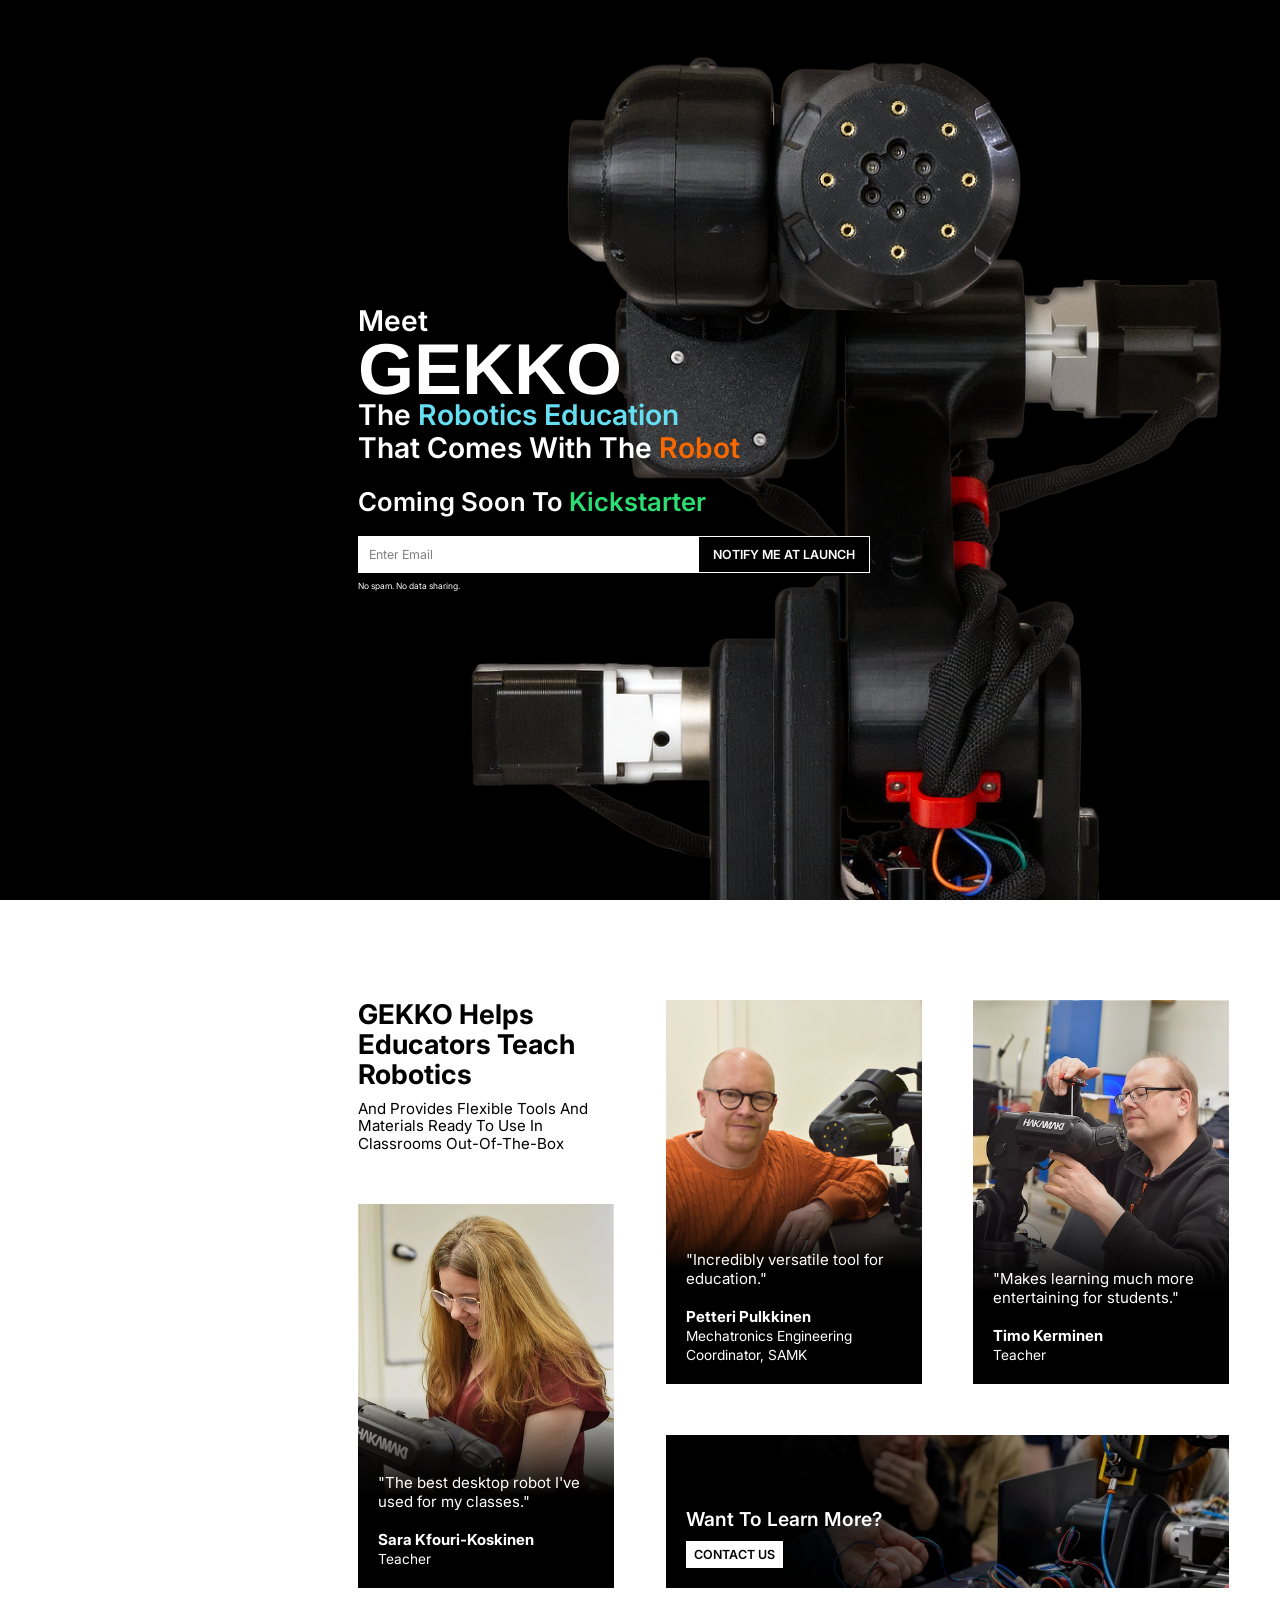
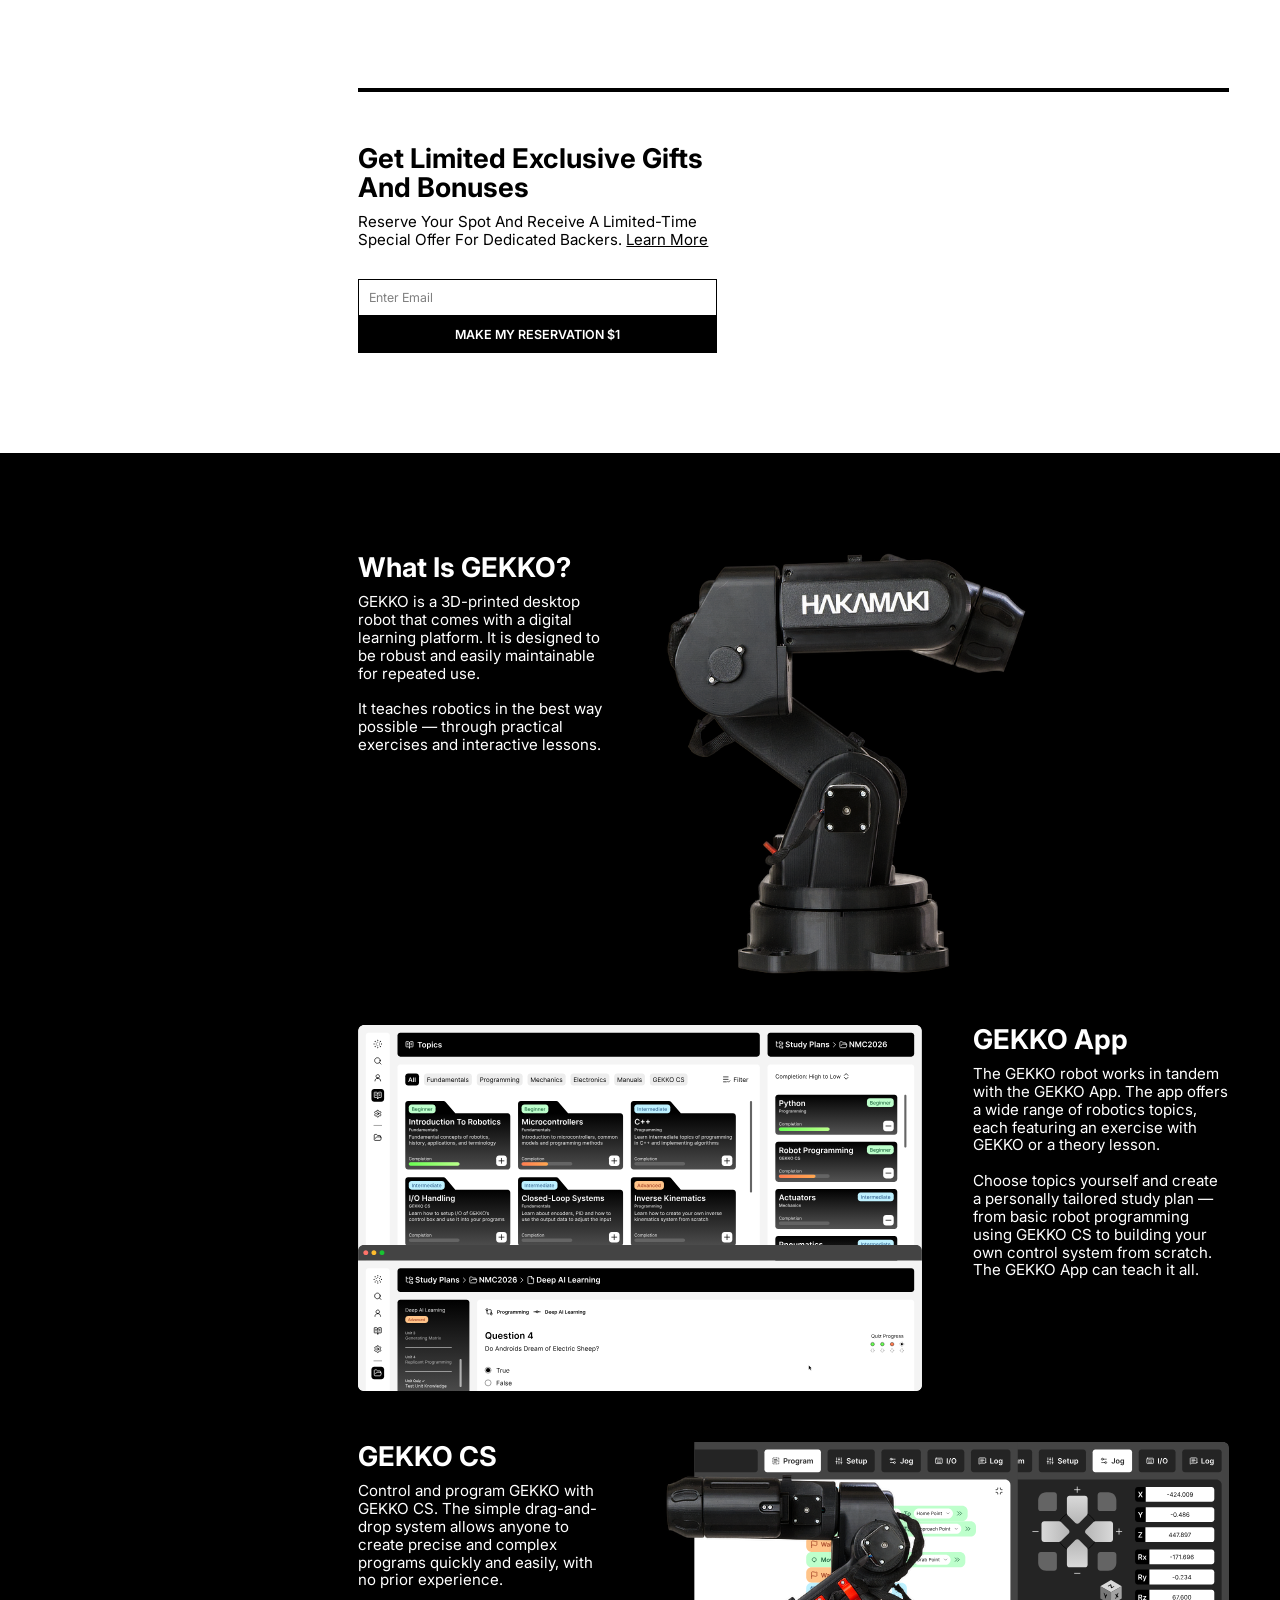
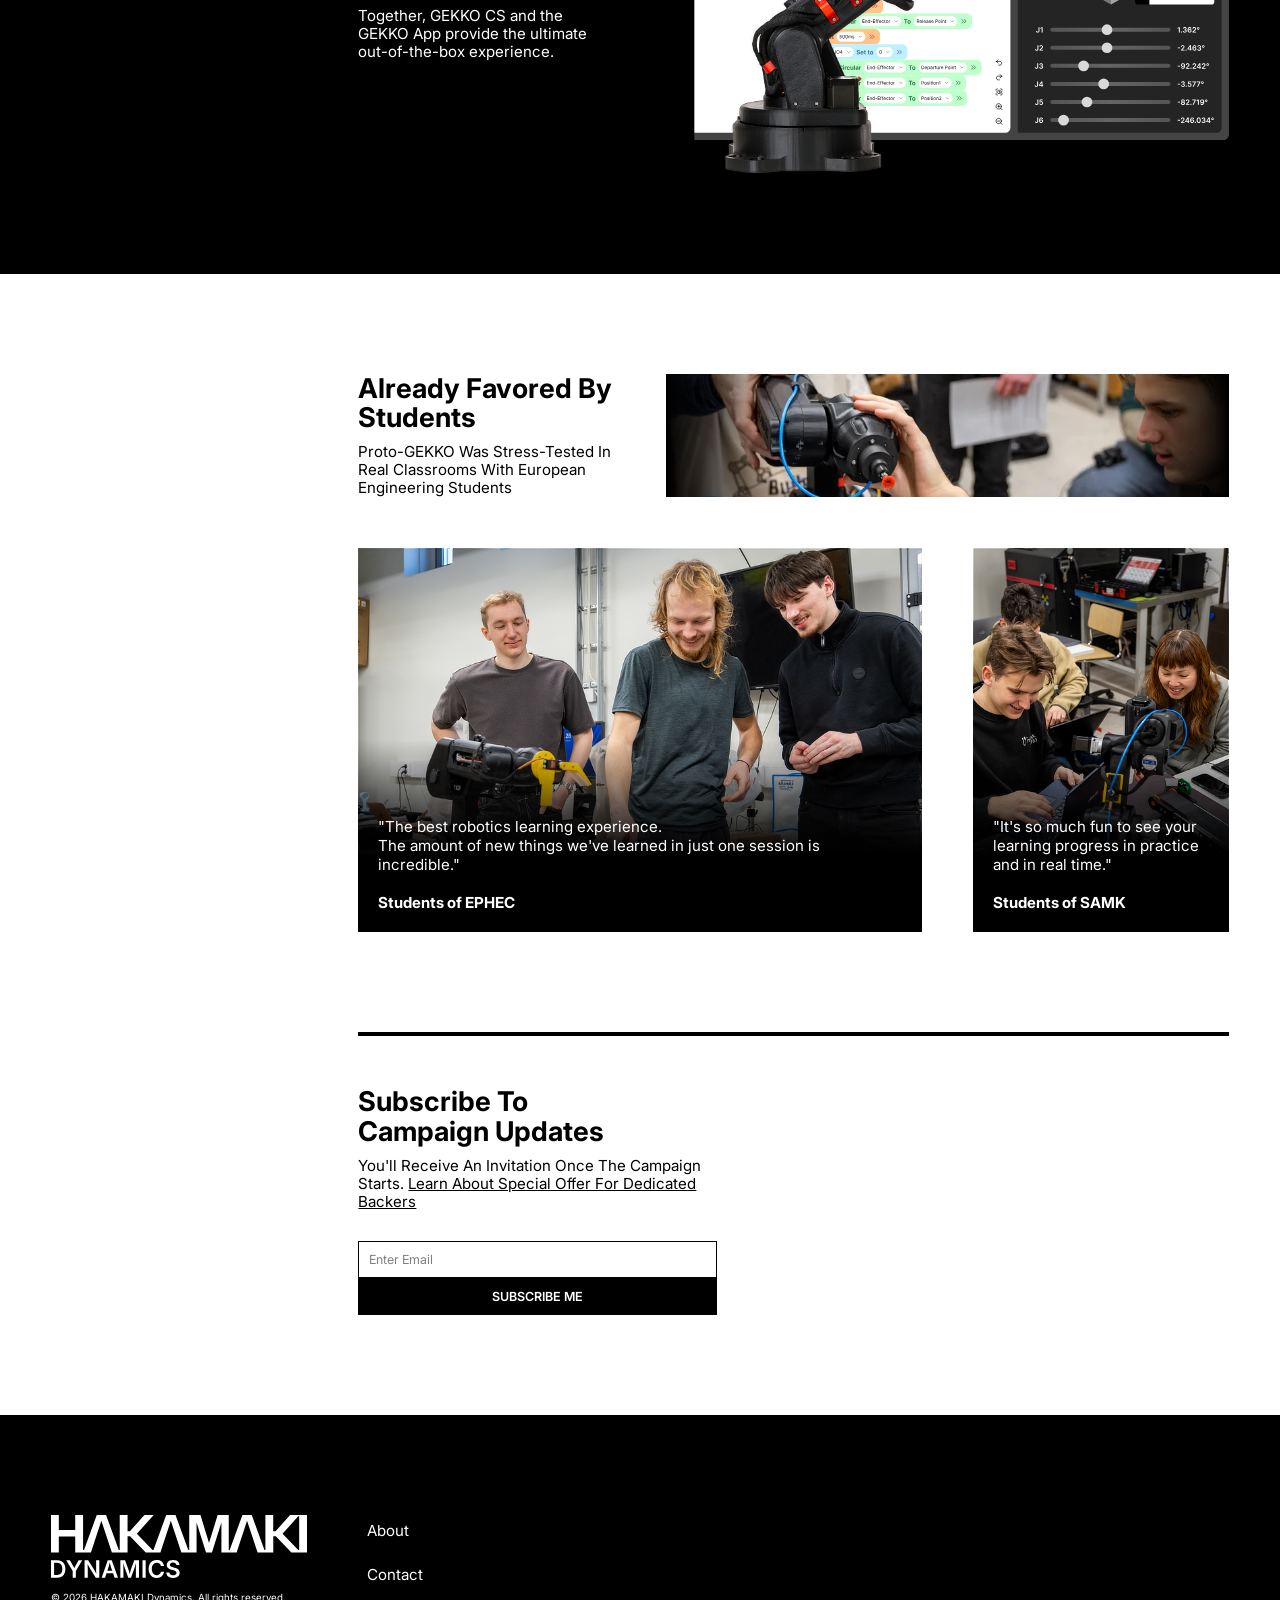
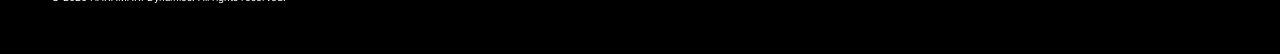
<file: index.html>
<!DOCTYPE html>
<html lang="en">
  <head>
    <meta charset="UTF-8">
    <meta name="viewport" content="width=device-width, initial-scale=1.0">
    <link rel="stylesheet" type="text/css" href="src/css/master.css">
    <link rel="apple-touch-icon" sizes="180x180" href="assets/favicon/apple-touch-icon.png">
    <link rel="icon" type="image/png" sizes="32x32" href="assets/favicon/favicon-32x32.png">
    <link rel="icon" type="image/png" sizes="16x16" href="assets/favicon/favicon-16x16.png">
    <link rel="manifest" href="assets/favicon/site.webmanifest">
    <title>GEKKO | HAKAMAKI DYNAMICS</title>
  </head>
  <body>
    <main>
      <div class="wrapper clbg-dark">
        <div class="grid-container section-hero">
          <div class="section-hero-content">
            <h2 id="gk-lh">Meet</h2>
            <h1>Gekko</h1>
            <h2>The <span class="cltext-accent-blue">robotics education</span><br> that comes with the <span class="cltext-accent-orange">robot</span></h2>
            <form class="section-hero-form" name="subscription" method="POST" data-netlify="true" action="/promo.html?ref=subscribe">
              <input type="hidden" name="form-name" value="subscription"/>
              <label class="section-hero-form-label" for="subscription">Coming soon to <span class="cltext-accent-green">Kickstarter</span></label>
              <div class="section-hero-form-input-container">
                <input class="section-hero-form-input stl-input" type="email" name="email" placeholder="Enter Email" required>
                <button class="stl-button" type="submit">Notify me at launch</button>
              </div>
            </form>
            <span class="section-hero-form-sublabel">No spam. No data sharing.</span>
          </div>
        </div>
      </div>
      <div class="wrapper">
        <div class="grid-container section-spt section-padding-vertical">  
          <div class="section-spt-layout-l">
            <div class="section-title-text-layout">
              <h3>GEKKO helps educators teach robotics</h3>
              <h4>And provides flexible tools and materials ready to use in classrooms out-of-the-box</h4>
            </div>
            <div class="quote-portrait-picture-container section-spt-quote-ratio" id="spt-skk">
              <p class="quote-text">
                "The best desktop robot I've used for my classes."<br><br><span class="quote-name">Sara Kfouri-Koskinen</span><br><span class="quote-sublabel">Teacher</span>
              </p>
            </div>
          </div>
          <div class="section-spt-layout-r">
            <div class="section-spt-layout-r-t">
              <div class="quote-portrait-picture-container section-spt-quote-ratio" id="spt-pp">
                <p class="quote-text">
                  "Incredibly versatile tool for education."<br><br><span class="quote-name">Petteri Pulkkinen</span><br><span class="quote-sublabel">Mechatronics Engineering Coordinator, SAMK</span>
                </p>
              </div>
              <div class="quote-portrait-picture-container section-spt-quote-ratio" id="spt-tk">
                <p class="quote-text">
                  "Makes learning much more entertaining for students."<br><br><span class="quote-name">Timo Kerminen</span><br><span class="quote-sublabel">Teacher</span>
                </p>
              </div>
            </div>
            <div class="section-spt-support-block">
              <div class="section-spt-support-block-label">Want to learn more?</div>
              <a href="contact.html" class="section-spt-support-block-button">Contact us</a>
            </div>
          </div>
        </div>
        <div class="grid-container section-spt section-spt-mobile section-padding-vertical">  
          <div class="section-spt-layout-l">
            <div class="section-title-text-layout">
              <h3>GEKKO helps educators teach robotics</h3>
              <h4>And provides flexible tools and materials ready to use in classrooms out-of-the-box</h4>
            </div>
            <div class="quote-portrait-picture-container section-spt-quote-ratio" id="spt-skk">
              <p class="quote-text">
                "The best desktop robot I've used for my classes."<br><br><span class="quote-name">Sara Kfouri-Koskinen</span><br><span class="quote-sublabel">Teacher</span>
              </p>
            </div>
            <div class="section-spt-support-block">
              <div class="section-spt-support-block-label">Want to learn more?</div>
              <a href="contact.html" class="section-spt-support-block-button">Contact us</a>
            </div>
          </div>
          <div class="section-spt-layout-r">
            <div class="section-spt-layout-r-t">
              <div class="quote-portrait-picture-container section-spt-quote-ratio" id="spt-pp">
                <p class="quote-text">
                  "Incredibly versatile tool for education."<br><br><span class="quote-name">Petteri Pulkkinen</span><br><span class="quote-sublabel">Mechatronics Engineering Coordinator, SAMK</span>
                </p>
              </div>
              <div class="quote-portrait-picture-container section-spt-quote-ratio" id="spt-tk">
                <p class="quote-text">
                  "Makes learning much more entertaining for students."<br><br><span class="quote-name">Timo Kerminen</span><br><span class="quote-sublabel">Teacher</span>
                </p>
              </div>
            </div>
          </div>
        </div>
      </div>
      <div class="wrapper">
        <div class="grid-container section-reservation">
          <div class="section-reservation-separator"></div>
          <div class="section-reservation-content">
            <div class="section-title-text-layout">
              <h3>Get limited exclusive gifts and bonuses</h3>
              <h4>Reserve your spot and receive a limited-time special offer for dedicated backers. <a class="learn-more-link" href="promo.html">Learn more</a></h4>
            </div>
            <form class="section-reservation-form" name="reservation" method="POST" data-netlify="true">
              <input type="hidden" name="form-name" value="reservation"/>
              <input class="section-reservation-form-input stl-input" type="email" name="email" placeholder="Enter Email" required>
              <button class="section-reservation-form-button stl-button" type="submit">Make my reservation $1</button>
            </form>
          </div>
        </div>
      </div>
      <div class="wrapper clbg-dark">
        <div class="grid-container section-exp section-padding-vertical">
          <div id="section-exp-grid-c1" class="section-title-text-layout">
            <h3>What is GEKKO?</h3>
            <h4>GEKKO is a 3D-printed desktop robot that comes with a digital learning platform. It is designed to be robust and easily maintainable for repeated use.<br><br>It teaches robotics in the best way possible — through practical exercises and interactive lessons.</h4>
          </div>
          <div id="section-exp-grid-c2" class="section-exp-img-container">
            <img id="img-exp-gekko" src="assets/img/gekko_side_logo.webp" alt="3D printed robot side-view" loading="lazy">
          </div>
          <div id="section-exp-grid-c3" class="section-exp-img-container">
            <img id="img-exp-study-app" src="assets/img/app_ui.svg" alt="GEKKO App user interface" loading="lazy">
          </div>
          <div id="section-exp-grid-c4" class="section-title-text-layout">
            <h3>GEKKO App</h3>
            <h4>The GEKKO robot works in tandem with the GEKKO App. The app offers a wide range of robotics topics, each featuring an exercise with GEKKO or a theory lesson.<br><br>Choose topics yourself and create a personally tailored study plan — from basic robot programming using GEKKO CS to building your own control system from scratch. The GEKKO App can teach it all.</h4>
          </div>
          <div id="section-exp-grid-c5" class="section-title-text-layout">
            <h3>GEKKO CS</h3>
            <h4>Control and program GEKKO with GEKKO CS. The simple drag-and-drop system allows anyone to create precise and complex programs quickly and easily, with no prior experience.<br><br>Together, GEKKO CS and the GEKKO App provide the ultimate out-of-the-box experience.</h4>
          </div>
          <div id="section-exp-grid-c6" class="section-exp-img-container">
            <img id="img-exp-cs" src="assets/img/cs_ui.svg" alt="GEKKO Control System user interface" loading="lazy">
          </div>
        </div>
        <div class="section-exp section-exp-mobile section-padding-vertical">
          <div class="section-title-text-layout">
            <h3>What is GEKKO?</h3>
            <h4>GEKKO is a 3D-printed desktop robot that comes with a digital learning platform. It is designed to be robust and easily maintainable for repeated use.<br><br>It teaches robotics in the best way possible — through practical exercises and interactive lessons.</h4>
          </div>
          <div class="section-exp-img-container">
            <img id="img-exp-gekko-mobile" src="assets/img/gekko_side_logo.webp" alt="3D printed robot side-view" loading="lazy">
          </div>
          <div class="section-title-text-layout">
            <h3>GEKKO app</h3>
            <h4>The GEKKO robot works in tandem with the GEKKO App. The app offers a wide range of robotics topics, each featuring an exercise with GEKKO or a theory lesson.<br><br>Choose topics yourself and create a personally tailored study plan — from basic robot programming using GEKKO CS to building your own control system from scratch. The GEKKO App can teach it all.</h4>
          </div>
          <div class="section-exp-img-container">
            <img class="img-exp-study-app-mobile" src="assets/img/app_ui.svg" alt="GEKKO App user interface" loading="lazy">
          </div>
          <div class="section-title-text-layout">
            <h3>GEKKO CS</h3>
            <h4>Control and program GEKKO with GEKKO CS. The simple drag-and-drop system allows anyone to create precise and complex programs quickly and easily, with no prior experience.<br><br>Together, GEKKO CS and the GEKKO App provide the ultimate out-of-the-box experience.</h4>
          </div>
          <div class="section-exp-img-container">
            <img class="img-exp-cs-mobile" src="assets/img/cs_ui.svg" alt="GEKKO Control System user interface" loading="lazy">
          </div>
        </div>
      </div>
      <div class="wrapper">
        <div class="grid-container section-sps section-padding-vertical">
          <div id="section-sps-grid-c1" class="section-title-text-layout">
            <h3>Already favored by students</h3>
            <h4>Proto-GEKKO was stress-tested in real classrooms with European engineering students</h4>
          </div>
          <div id="section-sps-grid-c2" class="section-sps-support-block"></div>
          <div id="img-sps-l" class="quote-portrait-picture-container">
            <p class="quote-text">
              "The best robotics learning experience.<br>The amount of new things we've learned in just one session is incredible."<br><br><span class="quote-name">Students of EPHEC</span>
            </p>
          </div>
          <div id="img-sps-r" class="quote-portrait-picture-container section-spt-quote-ratio">
            <p class="quote-text">
              "It's so much fun to see your learning progress in practice and in real time."<br><br><span class="quote-name">Students of SAMK</span>
            </p>
          </div>
        </div>
        <div class="grid-container section-sps-mobile section-padding-vertical">
          <div class="section-sps-layout-l-t">
            <div class="section-title-text-layout">
              <h3>Already favored by students</h3>
              <h4>Proto-GEKKO was stress-tested in real classrooms with European engineering students</h4>
            </div>
            <div class="section-sps-support-block"></div>
          </div>
          <div id="img-sps-r" class="quote-portrait-picture-container section-spt-quote-ratio">
            <p class="quote-text">
              "It's so much fun to see your learning progress in practice and in real time."<br><br><span class="quote-name">Students of SAMK</span>
            </p>
          </div>
          <div id="img-sps-l" class="quote-portrait-picture-container">
            <p class="quote-text">
              "The best robotics learning experience.<br>The amount of new things we've learned in just one session is incredible."<br><br><span class="quote-name">Students of EPHEC</span>
            </p>
          </div>
        </div>
      </div>
      <div class="wrapper">
        <div class="grid-container section-reservation">
          <div class="section-reservation-separator"></div>
          <div class="section-reservation-content">
            <div class="section-title-text-layout">
              <h3>Subscribe to <br>campaign updates</h3>
              <h4>You'll receive an invitation once the campaign starts. <a class="learn-more-link" href="promo.html">Learn about special offer for dedicated backers</a></h4>
            </div>
            <form class="section-reservation-form" name="subscription" method="POST" data-netlify="true" action="/promo.html?ref=subscribe">
              <input type="hidden" name="form-name" value="subscription"/>
              <input class="section-reservation-form-input stl-input" type="email" name="email" placeholder="Enter Email" required>
              <button class="section-reservation-form-button stl-button" type="submit">Subscribe me</button>
            </form>
          </div>
        </div>
      </div>
    </main>
    <footer></footer>
    <script src="src/js/reservation.js"></script>
    <script src="src/js/footer.js"></script>
  </body>
</html>
</file>
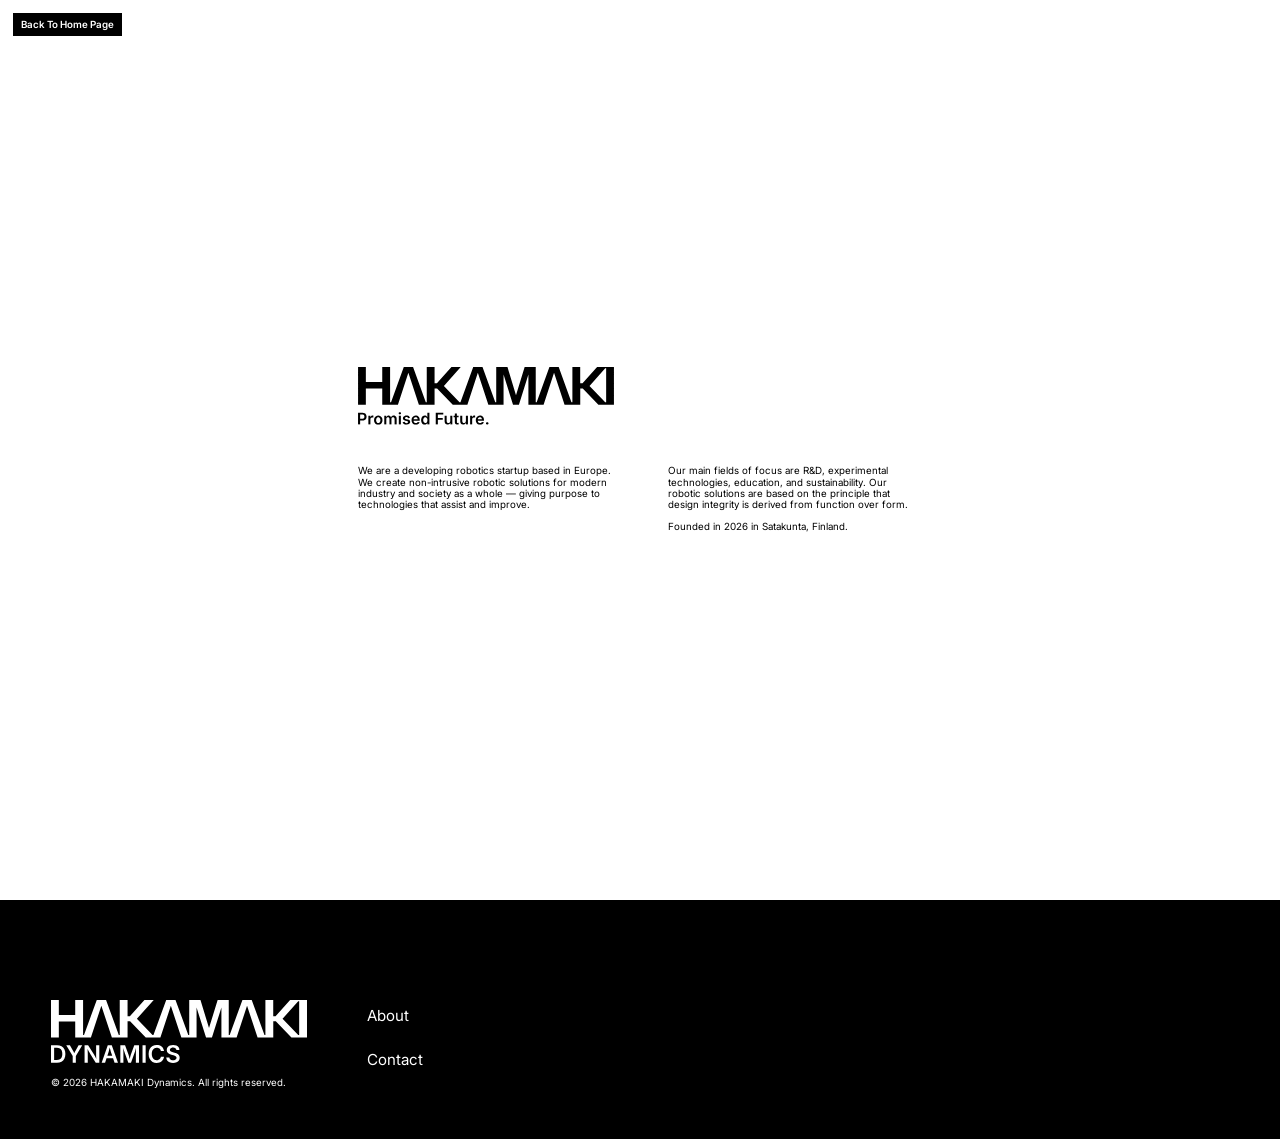
<file: about.html>
<!DOCTYPE html>
<html lang="en">
  <head>
    <meta charset="UTF-8">
    <meta name="viewport" content="width=device-width, initial-scale=1.0">
    <link rel="stylesheet" type="text/css" href="src/css/master.css">
    <link rel="apple-touch-icon" sizes="180x180" href="assets/favicon/apple-touch-icon.png">
    <link rel="icon" type="image/png" sizes="32x32" href="assets/favicon/favicon-32x32.png">
    <link rel="icon" type="image/png" sizes="16x16" href="assets/favicon/favicon-16x16.png">
    <link rel="manifest" href="assets/favicon/site.webmanifest">
    <title>GEKKO | HAKAMAKI DYNAMICS</title>
  </head>
  <body>
    <main>
      <a class="home-page-button" href="index.html">
        Back to home page
      </a>
      <div class="wrapper">
        <div class="grid-container section-about">
          <div class="section-about-content">
            <div class="section-about-logo-container">
              <img class="about-logo" src="assets/img/logo_black.svg" alt="">
            </div>
            <div class="section-about-text-container">
              <p class="section-about-text">
                We are a developing robotics startup based in Europe. We create non-intrusive robotic solutions for modern industry and society as a whole — giving purpose to technologies that assist and improve.
              </p>
              <p class="section-about-text">
                Our main fields of focus are R&D, experimental technologies, education, and sustainability. Our robotic solutions are based on the principle that design integrity is derived from function over form.<br><br>Founded in 2026 in Satakunta, Finland.
              </p>
            </div>
          </div>
        </div>
      </div>
    </main>
    <footer></footer>
    <script src="src/js/footer.js"></script>
  </body>
</html>
</file>
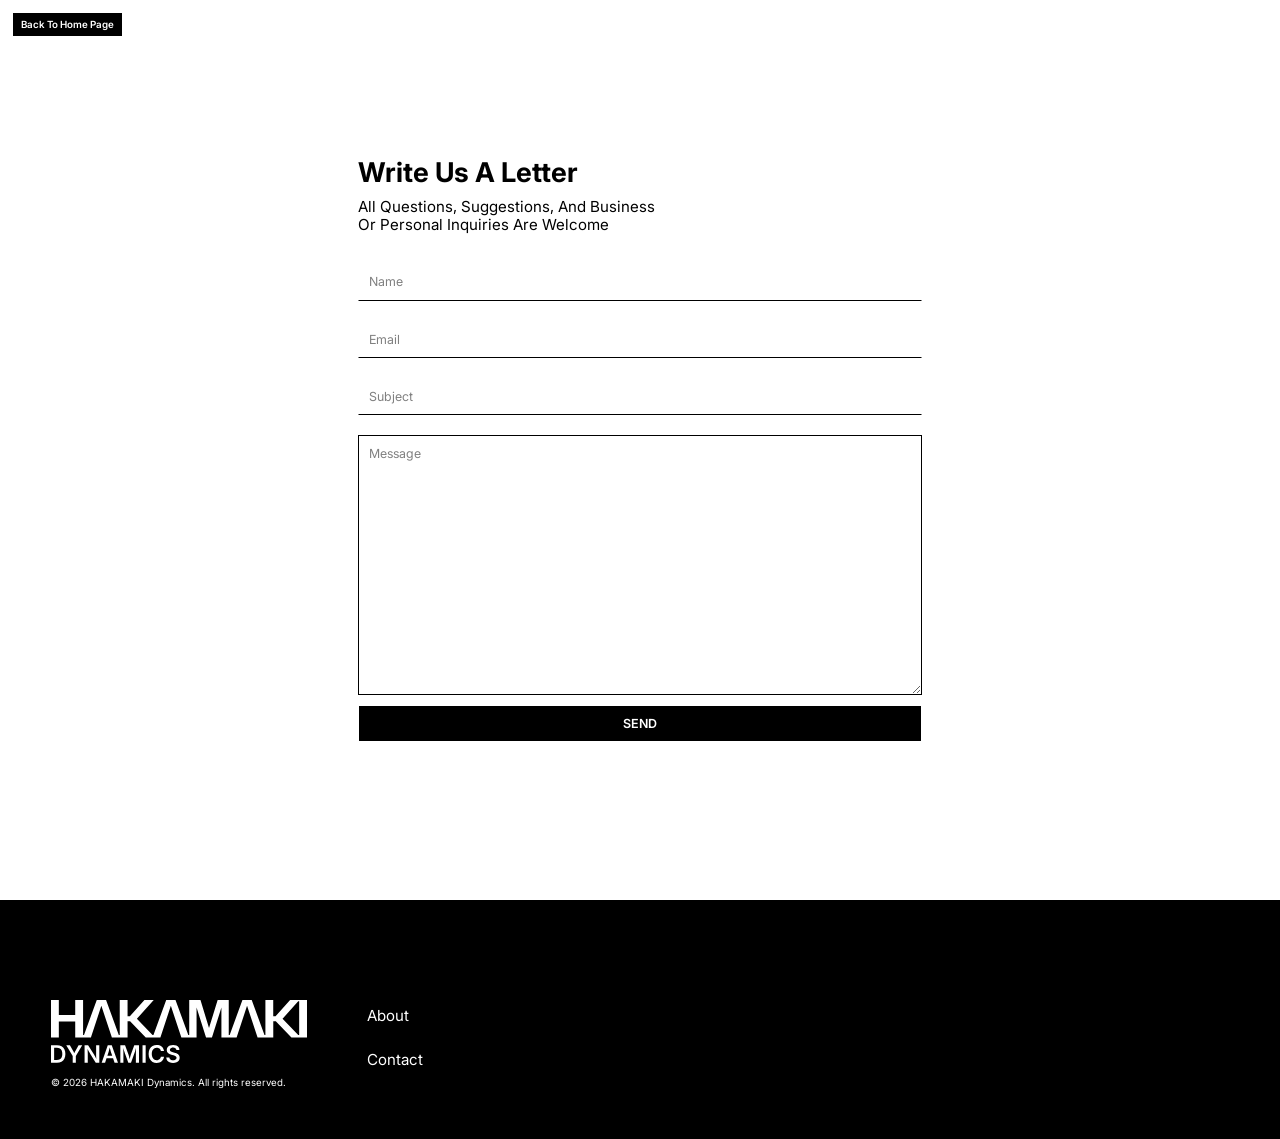
<file: contact.html>
<!DOCTYPE html>
<html lang="en">
  <head>
    <meta charset="UTF-8">
    <meta name="viewport" content="width=device-width, initial-scale=1.0">
    <link rel="stylesheet" type="text/css" href="src/css/master.css">
    <link rel="apple-touch-icon" sizes="180x180" href="assets/favicon/apple-touch-icon.png">
    <link rel="icon" type="image/png" sizes="32x32" href="assets/favicon/favicon-32x32.png">
    <link rel="icon" type="image/png" sizes="16x16" href="assets/favicon/favicon-16x16.png">
    <link rel="manifest" href="assets/favicon/site.webmanifest">
    <title>GEKKO | HAKAMAKI DYNAMICS</title>
  </head>
  <body>
    <main>
      <a class="home-page-button" href="index.html">
        Back to home page
      </a>
      <div class="wrapper">
        <div class="grid-container section-contact">
          <div class="section-contact-content">
            <div class="section-title-text-layout section-contact-title">
              <h3>Write us a letter</h3>
              <h4>All questions, suggestions, and business or personal inquiries are welcome</h4>
            </div>
            <form class="section-contact-form" method="POST" action="https://formspree.io/f/mqegeoed">
              <input class="stl-input section-contact-input" type="text" name="name" placeholder="Name" required>
              <input class="stl-input section-contact-input" type="email" name="email" placeholder="Email" required>
              <input class="stl-input section-contact-input" type="text" name="subject" placeholder="Subject" required>
              <textarea class="stl-input section-contact-textarea" name="message" rows="5" placeholder="Message" required></textarea>
              <button class="stl-button" type="submit">Send</button>
            </form>
          </div>
        </div>
      </div>
    </main>
    <footer></footer>
    <script src="src/js/footer.js"></script>
  </body>
</html>
</file>
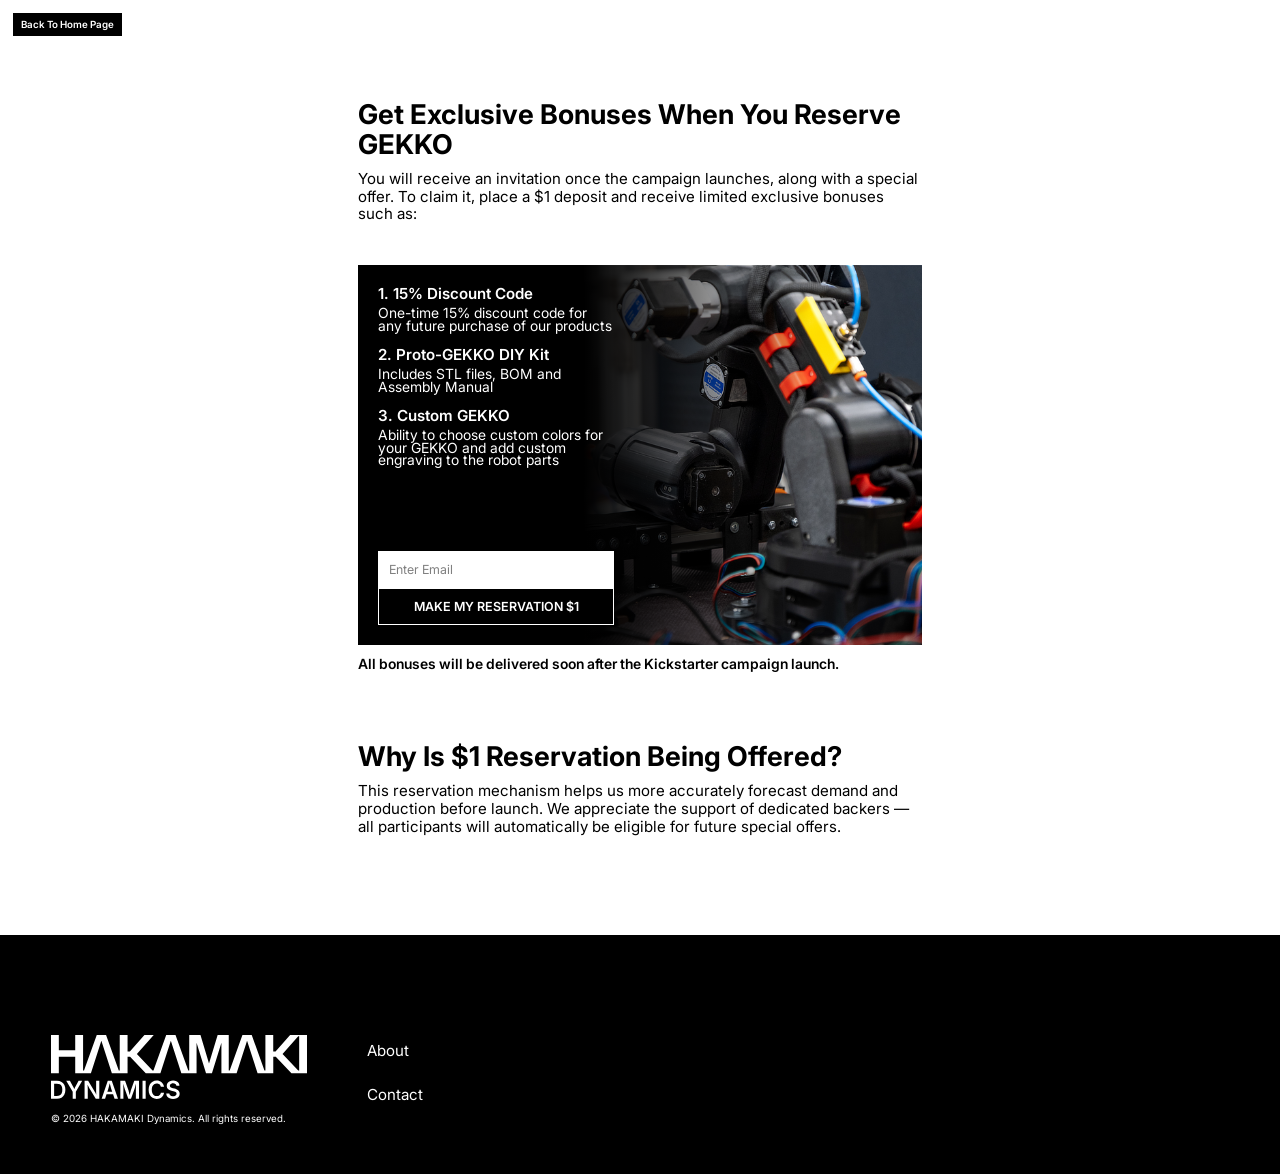
<file: promo.html>
<!DOCTYPE html>
<html lang="en">
  <head>
    <meta charset="UTF-8">
    <meta name="viewport" content="width=device-width, initial-scale=1.0">
    <link rel="stylesheet" type="text/css" href="src/css/master.css">
    <link rel="apple-touch-icon" sizes="180x180" href="assets/favicon/apple-touch-icon.png">
    <link rel="icon" type="image/png" sizes="32x32" href="assets/favicon/favicon-32x32.png">
    <link rel="icon" type="image/png" sizes="16x16" href="assets/favicon/favicon-16x16.png">
    <link rel="manifest" href="assets/favicon/site.webmanifest">
    <title>GEKKO | HAKAMAKI DYNAMICS</title>
  </head>
  <body>
    <main>
      <a class="home-page-button" href="index.html">
        Back to home page
      </a>
      <div class="wrapper">
        <div class="grid-container section-success">
          <div class="section-success-content">
            <h3 class="subscribe-success-label" id="subscribe-success-label" style="display:none;">You've been subscribed</h3>
            <h5 class="subscribe-success-notification" id="subscribe-success-notification" style="display:none;">You will receive an invitation to the Kickstarter campaign once it launches</h5>
            <div class="section-title-text-layout">
              <h3>Get exclusive bonuses when you reserve GEKKO</h3>
              <h4 class="tt-normal">You will receive an invitation once the campaign launches, along with a special offer. To claim it, place a $1 deposit and receive limited exclusive bonuses such as:</h4>
            </div>
            <div class="section-success-bonuses-container">
              <div class="section-success-bonus-label">
                <h4>1. 15% discount code</h4>
                <h5 class="tt-normal">One-time 15% discount code for any future purchase of our products</h5>
              </div>
              <div class="section-success-bonus-label">
                <h4>2. Proto-GEKKO DIY Kit</h4>
                <h5 class="tt-normal">Includes STL files, BOM and Assembly Manual</h5>
              </div>
              <div class="section-success-bonus-label">
                <h4>3. Custom GEKKO</h4>
                <h5 class="tt-normal">Ability to choose custom colors for your GEKKO and add custom engraving to the robot parts</h5>
              </div>
              <form class="section-reservation-form section-success-form" name="reservation" method="POST" data-netlify="true">
                <input type="hidden" name="form-name" value="reservation"/>
                <input class="section-reservation-form-input stl-input section-success-input" type="email" name="email" placeholder="Enter Email" required>
                <button class="section-reservation-form-button stl-button section-success-button" type="submit">Make my reservation $1</button>
              </form>
            </div>
            <span class="section-success-info-label">All bonuses will be delivered soon after the Kickstarter campaign launch.</span>
            <div class="section-title-text-layout">
              <h3>Why is $1 reservation being offered?</h3>
              <h4 class="tt-normal">This reservation mechanism helps us more accurately forecast demand and production before launch. We appreciate the support of dedicated backers — all participants will automatically be eligible for future special offers.</h4>
            </div>
          </div>
        </div>
      </div>
    </main>
    <footer></footer>
    <script src="src/js/reservation.js"></script>
    <script src="src/js/footer.js"></script>
    <script>
      (function () {
        const params = new URLSearchParams(window.location.search);
        if (params.get('ref') === 'subscribe') {
          document.getElementById('subscribe-success-label').style.display = '';
          document.getElementById('subscribe-success-notification').style.display = '';
        }
      })();
    </script>
  </body>
</html>
</file>
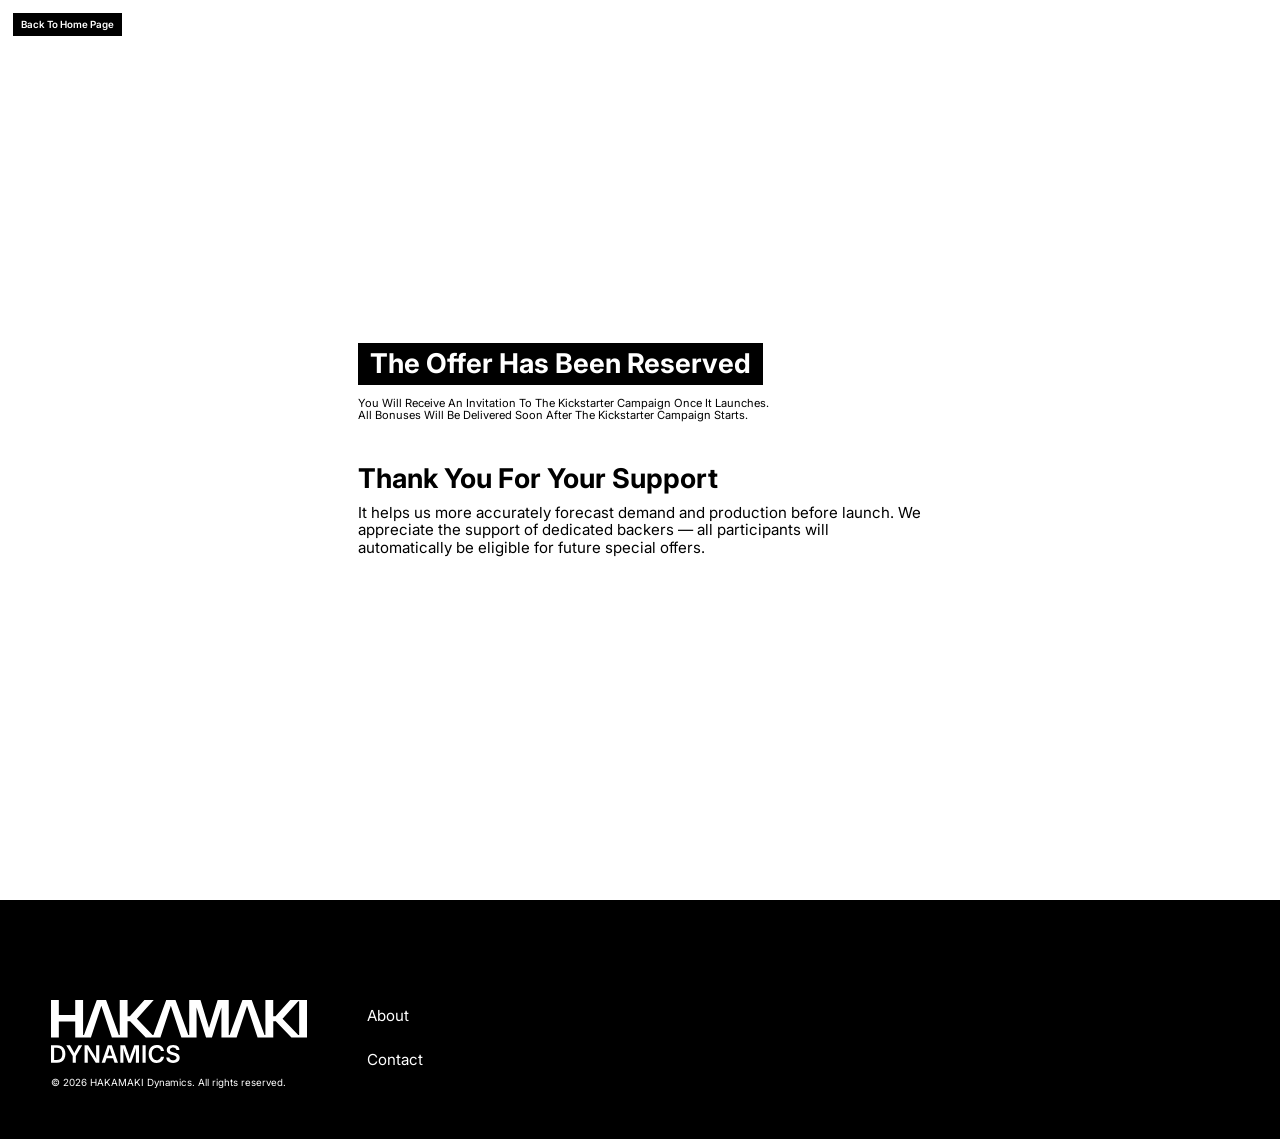
<file: success-reservation.html>
<!DOCTYPE html>
<html>
  <head>
    <meta charset="UTF-8">
    <meta name="viewport" content="width=device-width, initial-scale=1.0">
    <link rel="stylesheet" type="text/css" href="src/css/master.css">
    <link rel="apple-touch-icon" sizes="180x180" href="assets/favicon/apple-touch-icon.png">
    <link rel="icon" type="image/png" sizes="32x32" href="assets/favicon/favicon-32x32.png">
    <link rel="icon" type="image/png" sizes="16x16" href="assets/favicon/favicon-16x16.png">
    <link rel="manifest" href="assets/favicon/site.webmanifest">
    <title>GEKKO | HAKAMAKI DYNAMICS</title>
  </head>
  <body>
    <main>
      <a class="home-page-button" href="index.html">
        Back to home page
      </a>
      <div class="wrapper">
        <div class="grid-container section-success-reservation">
          <div class="section-success-content">
            <div id="user-subscription-success">
              <h3 class="subscribe-success-label">The offer has been reserved</h3>
              <h5 class="subscribe-success-notification">You will receive an invitation to the Kickstarter campaign once it launches.<br>All bonuses will be delivered soon after the Kickstarter campaign starts.<br></h5>
            </div>
            <div class="section-title-text-layout">
              <h3>Thank you for your support</h3>
              <h4 class="tt-normal">It helps us more accurately forecast demand and production before launch. We appreciate the support of dedicated backers — all participants will automatically be eligible for future special offers.</h4>
            </div>
          </div>
        </div>
      </div>
    </main>
    <footer>
      <div class="wrapper clbg-dark">
        <div class="grid-container footer-content">
          <div class="footer-logo-container">
            <img class="footer-logo" src="assets/img/logo_white.svg">
            <div class="footer-text">© 2026 HAKAMAKI Dynamics. All rights reserved.</div>
          </div>
          <nav class="footer-nav">
            <a class="footer-nav-button" href="about.html">About</a>
            <a class="footer-nav-button" href="contact.html">Contact</a>
          </nav>
        </div>
      </div>
    </footer>
  <script src="src/js/reservation.js"></script>
  </body>
</html>
</file>
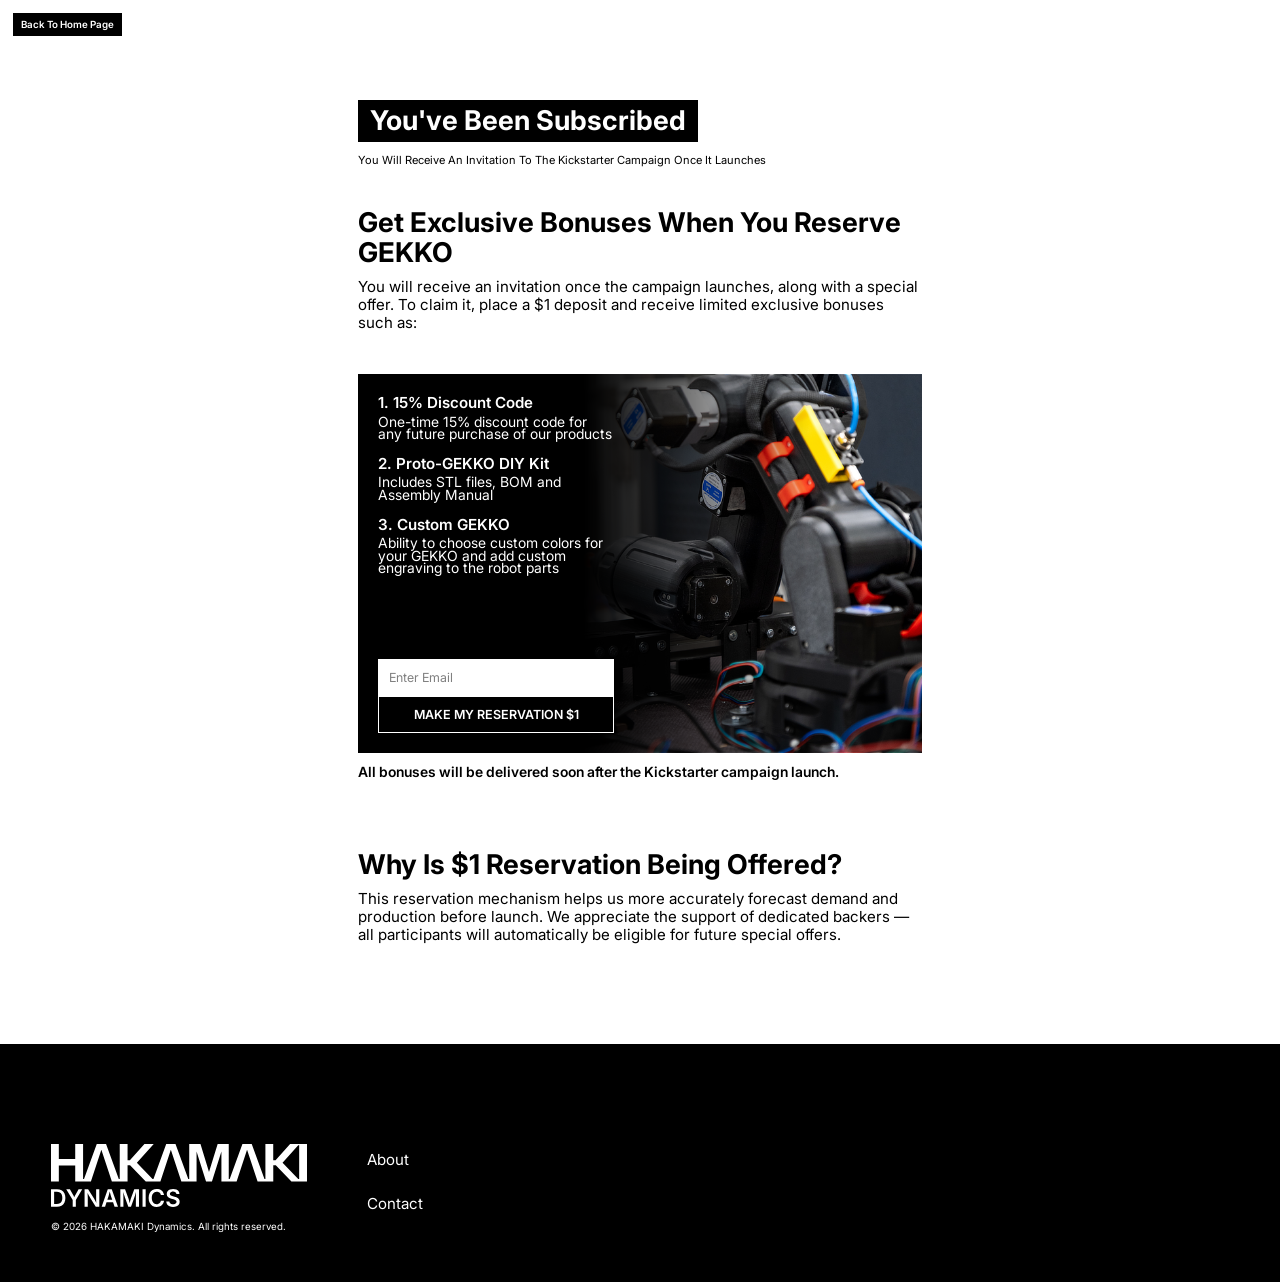
<file: success.html>
<!DOCTYPE html>
<html>
  <head>
    <meta charset="UTF-8">
    <meta name="viewport" content="width=device-width, initial-scale=1.0">
    <link rel="stylesheet" type="text/css" href="src/css/master.css">
    <link rel="apple-touch-icon" sizes="180x180" href="assets/favicon/apple-touch-icon.png">
    <link rel="icon" type="image/png" sizes="32x32" href="assets/favicon/favicon-32x32.png">
    <link rel="icon" type="image/png" sizes="16x16" href="assets/favicon/favicon-16x16.png">
    <link rel="manifest" href="assets/favicon/site.webmanifest">
    <title>HAKAMAKI</title>
  </head>
  <body>
    <main>
      <a class="home-page-button" href="index.html">
        Back to home page
      </a>
      <div class="wrapper">
        <div class="grid-container section-success">
          <div class="section-success-content">
            <h3 class="subscribe-success-label">You've been subscribed</h3>
            <h5 class="subscribe-success-notification">You will receive an invitation to the Kickstarter campaign once it launches</h5>
            <div class="section-title-text-layout">
              <h3>Get exclusive bonuses when you reserve GEKKO</h3>
              <h4 class="tt-normal">You will receive an invitation once the campaign launches, along with a special offer. To claim it, place a $1 deposit and receive limited exclusive bonuses such as:</h4>
            </div>
            <div class="section-success-bonuses-container">
              <div class="section-success-bonus-label">
                <h4>1. 15% discount code</h4>
                <h5 class="tt-normal">One-time 15% discount code for any future purchase of our products</h5>
              </div>
              <div class="section-success-bonus-label">
                <h4>2. Proto-GEKKO DIY Kit</h4>
                <h5 class="tt-normal">Includes STL files, BOM and Assembly Manual</h5>
              </div>
              <div class="section-success-bonus-label">
                <h4>3. Custom GEKKO</h4>
                <h5 class="tt-normal">Ability to choose custom colors for your GEKKO and add custom engraving to the robot parts</h5>
              </div>
              <form class="section-reservation-form section-success-form" name="reservation" method="POST" data-netlify="true">
                <input type="hidden" name="form-name" value="reservation"/>
                <input class="section-reservation-form-input stl-input section-success-input" type="email" name="email" placeholder="Enter Email" required>
                <button class="section-reservation-form-button stl-button section-success-button" type="submit">Make my reservation $1</button>
              </form>
            </div>
            <span class="section-success-info-label">All bonuses will be delivered soon after the Kickstarter campaign launch.</span>
            <div class="section-title-text-layout">
              <h3>Why is $1 reservation being offered?</h3>
              <h4 class="tt-normal">This reservation mechanism helps us more accurately forecast demand and production before launch. We appreciate the support of dedicated backers — all participants will automatically be eligible for future special offers.</h4>
            </div>
          </div>
        </div>
      </div>
    </main>
    <footer>
      <div class="wrapper clbg-dark">
        <div class="grid-container footer-content">
          <div class="footer-logo-container">
            <img class="footer-logo" src="assets/img/logo_white.svg">
            <div class="footer-text">© 2026 HAKAMAKI Dynamics. All rights reserved.</div>
          </div>
          <nav class="footer-nav">
            <a class="footer-nav-button" href="about.html">About</a>
            <a class="footer-nav-button" href="contact.html">Contact</a>
          </nav>
        </div>
      </div>
    </footer>
  <script src="src/js/reservation.js"></script>
  </body>
</html>
</file>
<file: src/css/master.css>
/* Root */

:root {
	--cl-accent-blue: #65DEF1;
	--cl-accent-orange: #F96900;
	--cl-accent-green: #2BDE73;
	--cl-black: #000000;
	--cl-grey: #808080;
	--cl-white: #FFFFFF;

	--lh-hero-title-fix: calc(0.1rem + 1.8958vw);
	--fs-h1: calc(0.25rem + 5.3125vw);
	--lh-h1: calc(0.25rem + 4.7917vw);
	--fs-h2: calc(0.1rem + 2.1042vw);
	--lh-h2: calc(0.1rem + 2.4167vw);
	--fs-h3: calc(0.1rem + 2.0000vw);
	--lh-h3: calc(0.1rem + 2.2083vw);
	--fs-h4: calc(0.1rem + 1.0625vw);
	--lh-h4: calc(0.1rem + 1.2708vw);
	--fs-h5: calc(0.1rem + 0.7500vw);
	--lh-h5: calc(0.1rem + 0.8542vw);
	--fs-stl-form: calc(0.1rem + 0.8542vw);
	--lh-stl-form: calc(0.1rem + 1.0625vw);
	--fs-hero-form-label: calc(0.1rem + 1.8958vw);
	--lh-hero-form-label: calc(0.1rem + 2.3125vw);
	--fs-hero-form-sublabel: calc(0.1rem + 0.5417vw);
	--lh-hero-form-sublabel: calc(0.1rem + 0.7500vw);
	--fs-quote-sublabel: calc(0.1rem + 0.9583vw);
	--fs-nav-button: calc(0.1rem + 0.6458vw);
	--lh-nav-button: calc(0.1rem + 0.7500vw);
	--fs-footer-text: calc(0.1rem + 0.6458vw);
	--lh-footer-text: calc(0.1rem + 0.7500vw);
	--fs-spt-support-block-label: calc(0.1rem + 1.3750vw);
	--lh-spt-support-block-label: calc(0.1rem + 1.6875vw);
	--fs-about-text: calc(0.1rem + 0.6458vw);
	--lh-about-text: calc(0.1rem + 0.7500vw);

	--grid-gap: 4vw;
}

@font-face {
	font-family: Inter-Regular;
	src: url(../../assets/fonts/Inter/Inter_Regular.ttf);
}

@font-face {
	font-family: Inter-SemiBold;
	src: url(../../assets/fonts/Inter/Inter_SemiBold.ttf);
}

@font-face {
	font-family: Inter-Bold;
	src: url(../../assets/fonts/Inter/Inter_Bold.ttf);
}

@font-face {
	font-family: Ramabhadra-Regular;
	src: url(../../assets/fonts/Ramabhadra_Regular.ttf);
}

/* System */
input:focus, textarea:focus {
	outline: none;
}

h1, h2, h3, h4, h5 {
	margin: 0;
	font-weight: initial;
	cursor: default;
}

h1 {
	font-family: Ramabhadra-Regular;
	font-size: var(--fs-h1);
	line-height: var(--lh-h1);
	text-transform: uppercase;
}

h2 {
	font-family: Inter-SemiBold;
	font-size: var(--fs-h2);
	line-height: var(--lh-h2);
	text-transform: capitalize;
}

h3 {
	font-family: Inter-Bold;
	font-size: var(--fs-h3);
	line-height: var(--lh-h3);
	text-transform: capitalize;
}

h4 {
	font-family: Inter-Regular;
	font-size: var(--fs-h4);
	line-height: var(--lh-h4);
	text-transform: capitalize;
}

h5 {
	font-family: Inter-Regular;
	font-size: var(--fs-h5);
	line-height: var(--lh-h5);
	text-transform: capitalize;
}

body {
	margin: 0;
	font-family: Inter-Regular;
}

main, footer {
	width: 100vw;
	max-width: 100%;
	display: flex;
	flex-direction: column;
	box-sizing: border-box;
}

/* Shared */
.wrapper {
	width: 100%;
	height: fit-content;
	display: flex;
	flex-direction: column;
	align-items: center;
}

.grid-container {
	display: grid;
	grid-template-columns: repeat(4, minmax(0, 1fr));
	width: 100%;
	padding: 0 4vw;
	gap: var(--grid-gap);
	box-sizing: border-box;
}

.section-padding-vertical {
	padding-top: 100px;
	padding-bottom: 100px;
}

.section-title-text-layout {
	width: 100%;
	height: fit-content;
}

.section-title-text-layout h3 {
	margin-bottom: 10px;
}

.cltext-accent-blue {
	color: var(--cl-accent-blue);
}

.cltext-accent-orange {
	color: var(--cl-accent-orange);
}

.cltext-accent-green {
	color: var(--cl-accent-green);
}

.clbg-dark {
	background-color: var(--cl-black);
}

.stl-input {
	font-family: Inter-Regular;
	font-size: var(--fs-stl-form);
	line-height: var(--lh-stl-form);
	box-sizing: border-box;
	padding: 10px;
	color: var(--cl-black);
	background-color: var(--cl-white);
	border: 1px solid var(--cl-white);
}

.stl-input::placeholder {
	color: var(--cl-grey);
}

.stl-button {
	cursor: pointer;
	font-family: Inter-SemiBold;
	font-size: var(--fs-stl-form);
	line-height: var(--lh-stl-form);
	box-sizing: border-box;
	padding: 10px 14px;
	text-transform: uppercase;
	color: var(--cl-white);
	background-color: var(--cl-black);
	border: 1px solid var(--cl-white);
}

.stl-button:hover {
	color: var(--cl-black);
	background-color: var(--cl-white);
}

.stl-button:active {
	background-color: var(--cl-accent-green);
	border-color: var(--cl-accent-green);
}

.quote-text {
	margin: 0;
	font-family: Inter-Regular;
	font-size: var(--fs-h4);
	color: var(--cl-white);
	cursor: default;
}

.quote-name {
	font-family: Inter-Bold;
}

.quote-sublabel {
	font-size: var(--fs-quote-sublabel);
}

/* Footer */
.footer-content {
	color: var(--cl-white);
	padding: 100px var(--grid-gap) 50px var(--grid-gap);
}

.footer-logo-container {
	grid-column: 1;
}

.footer-logo {
	width: 100%;
	height: auto;
	fill: var(--cl-white);
}

.footer-text {
	font-family: Inter-Regular;
	font-size: var(--fs-footer-text);
	line-height: var(--lh-footer-text);
	margin-top: 10px;
}

.footer-nav {
	grid-column: 2;
	display: flex;
	flex-direction: column;
	gap: 12px;
}

.footer-nav-button {
	display: flex;
	align-items: center;
	padding: 6px 8px;
	text-align: center;
	font-family: Inter-Regular;
	font-size: var(--fs-h4);
	line-height: var(--lh-h4);
	color: var(--cl-white);
	text-decoration: none;
	width: fit-content;
	box-sizing: border-box;
	border: 1px solid var(--cl-black);
}

.footer-nav-button:hover {
	border-bottom: 1px solid var(--cl-white);
}

.tt-normal {
	text-transform: none;
}

.learn-more-link {
	color: var(--cl-black);
}

/* Sections */
#gk-lh {
	line-height: var(--lh-hero-title-fix);	
}

.section-hero {
	align-content: center;
	height: 100vh;
	max-height: 1080px;
	overflow: hidden;
	background-image: url(../../assets/img/gekko_front.webp);
	background-repeat: no-repeat;
	background-position: right 10% bottom;
	background-size: auto 100%;
}

.section-hero-content {
	grid-column: 2 / -1;
	color: var(--cl-white);
	z-index: 1;
}

.section-hero-form {
	margin-top: 22px;
}

.section-hero-form-label {
	font-family: Inter-SemiBold;
	font-size: var(--fs-hero-form-label);
	line-height: var(--lh-hero-form-label);
	text-transform: capitalize;
}

.section-hero-form-input-container {
	display: flex;
	margin-top: 18px;
}

.section-hero-form-input {
	width: 340px;
}

.section-hero-form-sublabel {
	display: block;
	font-family: Inter-Regular;
	font-size: var(--fs-hero-form-sublabel);
	line-height: var(--lh-hero-form-sublabel);
	margin-top: 8px;
	cursor: default;
}


.quote-portrait-picture-container {
	display: flex;
	align-items: flex-end;
	width: 100%;
	height: auto;
	padding: 20px;
	box-sizing: border-box;
}

.section-spt-mobile {
	display: none;
}

.section-spt-support-block {
	width: 100%;
	height: 100%;
	display: flex;
	flex-direction: column;
	justify-content: flex-end;
	gap: 10px;
	padding: 20px;
	box-sizing: border-box;
	color: var(--cl-white);
	background: linear-gradient(90deg, rgba(0, 0, 0, 1) 20%, rgba(0, 0, 0, 0.53) 50%, rgba(0, 0, 0, 0) 100%), url(../../assets/img/spt_bg.webp), var(--cl-black);
	background-size: 100% auto, 100% auto, auto;
	background-position: 0% 0%, 0% 40%, 0% 0%;
	background-repeat: no-repeat;
}

.section-spt-support-block-label {
	font-family: Inter-SemiBold;
	font-size: var(--fs-spt-support-block-label);
	line-height: var(--lh-spt-support-block-label);
	text-transform: capitalize;
	cursor: default;
}

.section-spt-support-block-button {
	display: block;
	width: fit-content;
	font-family: Inter-SemiBold;
	font-size: var(--fs-stl-form);
	line-height: var(--lh-stl-form);
	color: var(--cl-black);
	background-color: var(--cl-white);
	padding: 6px 8px;
	text-transform: uppercase;
	text-decoration: none;
}

.section-spt-support-block-button:hover {
	color: var(--cl-white);
	background-color: var(--cl-black);
}

.section-spt-quote-ratio {
	aspect-ratio: 2 / 3;
}

#spt-pp {
	background: linear-gradient(180deg,rgba(0, 0, 0, 0) 45%, rgba(0, 0, 0, 1) 70%), url(../../assets/img/quote_bg_03.webp), var(--cl-black);
	background-size: cover;
}

#spt-tk {
	background: linear-gradient(180deg,rgba(0, 0, 0, 0) 50%, rgba(0, 0, 0, 1) 76%), url(../../assets/img/quote_bg_02.webp), var(--cl-black);
	background-size: cover;
}

#spt-skk {
	background: linear-gradient(180deg,rgba(0, 0, 0, 0) 50%, rgba(0, 0, 0, 1) 76%), url(../../assets/img/quote_bg_01.webp), var(--cl-black);
	background-size: cover;
}

.section-spt-layout-l {
	grid-column: 2;
	display: flex;
	flex-direction: column;
	gap: var(--grid-gap);
}

.section-spt-layout-r {
	grid-column: 3 / -1;
	display: flex;
	flex-direction: column;
	flex-wrap: nowrap;
	gap: var(--grid-gap);
	justify-content: space-between;
}

.section-spt-layout-r-t {
	display: flex;
	justify-content: space-between;
	gap: var(--grid-gap);
}

.section-exp {
	color: var(--cl-white);
}

.section-exp-mobile {
	display: none;
}

.section-exp-img-container {
	display: flex;
	flex-direction: row;
	justify-content: flex-start;
}

.section-exp-img-container img {
	display: block;
	height: auto;
}

#img-exp-gekko, #img-exp-gekko-mobile {
	aspect-ratio: 6 / 7;
	width: 64%;
}

#img-exp-study-app,
.img-exp-study-app-mobile {
	aspect-ratio: 20 / 13;
	width: 100%;
}

#img-exp-cs,
.img-exp-cs-mobile {
	aspect-ratio: 17 / 10;
	width: 100%;
}

#section-exp-grid-c1 {
	grid-column-start: 2;
}

#section-exp-grid-c2 {
	grid-column: span 2 / span 2;
	grid-column-start: 3;
}

#section-exp-grid-c3 {
	grid-column: span 2 / span 2;
	grid-column-start: 2;
	grid-row-start: 2;
}

#section-exp-grid-c4 {
	grid-column-start: 4;
	grid-row-start: 2;
}

#section-exp-grid-c5 {
	grid-column-start: 2;
	grid-row-start: 3;
}

#section-exp-grid-c6 {
	grid-column: span 2 / span 2;
	grid-column-start: 3;
	grid-row-start: 3;
}

.section-exp h4 {
	text-transform: none;
}

.section-sps-mobile {
	display: none;
}

.section-sps-support-block {
	background: linear-gradient(90deg,rgba(0, 0, 0, 1) 0%, rgba(0, 0, 0, 0) 20%, rgba(0, 0, 0, 0) 80%, rgba(0, 0, 0, 1) 100%), url(../../assets/img/sps_bg.webp), var(--cl-black);
	background-size: 100% auto, 100% auto, auto;
	background-position: 0% 0%, 0% 56%, 0% 0%;
	background-repeat: no-repeat;
}

#section-sps-grid-c1 {
	grid-column-start: 2;
}

#section-sps-grid-c2 {
	grid-column: span 2 / span 2;
	grid-column-start: 3;
}

#img-sps-l {
	grid-column: span 2 / span 2;
	grid-column-start: 2;
	grid-row-start: 2;
	background: linear-gradient(180deg,rgba(0, 0, 0, 0) 50%, rgba(0, 0, 0, 1) 80%), url(../../assets/img/quote_bg_04.webp), var(--cl-black);
	background-size: cover;
}

#img-sps-r {
	grid-column-start: 4;
	grid-row-start: 2;
	background: linear-gradient(180deg,rgba(0, 0, 0, 0) 50%, rgba(0, 0, 0, 1) 80%), url(../../assets/img/quote_bg_05.webp), var(--cl-black);
	background-size: cover;
}

.section-reservation {
	padding-bottom: 100px;
}

.section-reservation-separator {
	width: 100%;
	height: 4px;
	background-color: var(--cl-black);
	grid-column: 2 / -1;
}

.section-reservation-content {
	width: 100%;
	max-width: 28vw;
	height: fit-content;
	grid-column: span 2 / span 2;
	grid-column-start: 2;
}

.section-reservation-form {
	margin-top: 30px;
	display: flex;
	flex-direction: column;
}

.section-reservation-form-input, .section-reservation-form-button {
	width: 100%;
	border-color: var(--cl-black);
}

.section-reservation-form-button:hover {
	border-color: var(--cl-white);
}

.section-reservation-form-button:active {
	border-color: var(--cl-accent-green);
}

.section-about {
	height: 100vh;
	min-height: fit-content;
	align-content: center;
}

.section-about-content {
	grid-column: span 2 / span 2;
	grid-column-start: 2;
}

.about-logo {
	width: calc((100% - 4vw) / 2);
}

.section-about-logo-container {
	margin-bottom: 36px;
}

.section-about-text-container {
	display: flex;
	justify-content: space-between;
	gap: var(--grid-gap);
}

.section-about-text {
	font-family: Inter-Regular;
	font-size: var(--fs-about-text);
	line-height: var(--lh-about-text);
	margin: 0;
}





.home-page-button {
	display: flex;
	align-items: center;
	position: fixed;
	top: 1vw;
	left: 1vw;
	padding: 6px 8px;
	text-align: center;
	font-family: Inter-SemiBold;
	font-size: var(--fs-nav-button);
	line-height: var(--lh-nav-button);
	color: var(--cl-white);
	text-decoration: none;
	text-transform: capitalize;
	background-color: var(--cl-black);
}

.home-page-button:hover {
	color: var(--cl-black);
	background-color: var(--cl-white);
}

.section-contact {
	height: 100vh;
	min-height: fit-content;
	align-content: center;
}

.section-contact-content {
	grid-column: span 2 / span 2;
	grid-column-start: 2;
	display: flex;
	flex-direction: column;
	gap: 20px;
}

.section-contact-title {
	max-width: 24vw;
}

.section-contact-form {
	display: flex;
	flex-direction: column;
}

.section-contact-input {
	border-bottom: 1px solid var(--cl-black);
	margin: 10px 0;
}

.section-contact-textarea {
	border-color: var(--cl-black);
	resize: vertical;
	margin: 10px 0;
	width: 100%;
	height: 260px;
	max-height: 480px;
	min-height: 100px;
}

.section-success {
	margin-top: 100px;
	margin-bottom: 100px;
	min-height: fit-content;
}

.section-success-content {
	grid-column: span 2 / span 2;
	grid-column-start: 2;
}

.subscribe-success-label {
	color: var(--cl-white);
	background-color: var(--cl-black);
	padding: 6px 12px;
	width: fit-content;
	margin-bottom: 12px;
}

.subscribe-success-notification {
	margin-bottom: 42px;
}

.section-success-bonuses-container {
	display: flex;
	flex-direction: column;
	gap: 14px;
	padding: 20px;
	margin-top: 42px;
	box-sizing: border-box;
	background: linear-gradient(90deg,rgba(0, 0, 0, 1) 40%, rgba(0, 0, 0, 0) 80%), url(../../assets/img/reservation_bg.webp), var(--cl-black);
	background-size: cover;
}

.section-success-bonus-label {
	display: flex;
	flex-direction: column;
	gap: 4px;
	max-width: calc(20vw - 20px);
	color: var(--cl-white);
}

.section-success-bonus-label h5 {
	font-size: 14px;
}

.section-success-bonus-label h4 {
	font-family: Inter-SemiBold;
}

.section-success-form {
	max-width: calc(20vw - 20px);
	margin-top: 70px;
}

.section-success-input, .section-success-button {
	border: 1px solid var(--cl-white);
}

.section-success-info-label {
	display: block;
	font-size: 14px;
	margin-top: 10px;
	margin-bottom: 70px;
	font-family: Inter-SemiBold;
}

.section-success-reservation {
	min-height: 100vh;
	align-content: center;
}


/* Media */
@media (min-width: 1921px) {


	.grid-container {
		width: 1920px;
		gap: 73px;
		padding: 0 73px;
	}

	.section-padding-vertical {
		padding-top: 100px;
		padding-bottom: 100px;
	}

	:root {
		--lh-hero-title-fix: 38px;
		--fs-h1: 106px;
		--lh-h1: 96px;
		--fs-h2: 42px;
		--lh-h2: 48px;
		--fs-h3: 40px;
		--lh-h3: 44px;
		--fs-h4: 22px;
		--lh-h4: 26px;
		--fs-h5: 16px;
		--lh-h5: 18px;
		--fs-stl-form: 18px;
		--lh-stl-form: 22px;
		--fs-hero-form-label: 38px;
		--lh-hero-form-label: 46px;
		--fs-hero-form-sublabel: 12px;
		--lh-hero-form-sublabel: 16px;
		--fs-quote-sublabel: 20px;
		--fs-nav-button: 14px;
		--lh-nav-button: 16px;
		--fs-footer-text: 14px;
		--lh-footer-text: 16px;
		--fs-spt-support-block-label: 28px;
		--lh-spt-support-block-label: 34px;
		--fs-about-text: 14px;
		--lh-about-text: 16px;
		--grid-gap: 73px;
	}

	.section-reservation-content {
		max-width: 462px;
	}

	.section-reservation {
		padding-bottom: 100px;
	}

	.footer-content {
		padding: 100px var(--grid-gap) 50px var(--grid-gap);
	}

	.about-logo {
		width: calc((100% - 73px) / 2);
	}

	.section-contact-title {
		max-width: 460px;
	}
}

@media (min-width: 768px) and (max-width: 1279px) {
	:root {
		--lh-hero-title-fix: calc(0.1rem + 2.6562vw);
		--fs-h1: calc(0.25rem + 7.8125vw);
		--lh-h1: calc(0.25rem + 7.8125vw);
		--fs-h2: calc(0.1rem + 2.6562vw);
		--lh-h2: calc(0.1rem + 3.1771vw);
		--fs-h3: calc(0.1rem + 2.6562vw);
		--lh-h3: calc(0.1rem + 3.1771vw);
		--fs-h4: calc(0.1rem + 1.6146vw);
		--lh-h4: calc(0.1rem + 1.8750vw);
		--fs-h5: calc(0.1rem + 1.3542vw);
		--lh-h5: calc(0.1rem + 1.6146vw);
		--fs-stl-form: calc(0.1rem + 1.8750vw);
		--lh-stl-form: calc(0.1rem + 2.1354vw);
		--fs-hero-form-label: calc(0.1rem + 2.6562vw);
		--lh-hero-form-label: calc(0.1rem + 3.1771vw);
		--fs-hero-form-sublabel: calc(0.1rem + 1.3542vw);
		--lh-hero-form-sublabel: calc(0.1rem + 1.8750vw);
		--fs-quote-sublabel: calc(0.1rem + 1.3542vw);
		--fs-nav-button: calc(0.1rem + 1.6146vw);
		--lh-nav-button: calc(0.1rem + 1.8750vw);
		--fs-footer-text: calc(0.1rem + 1.3542vw);
		--lh-footer-text: calc(0.1rem + 1.6146vw);
		--fs-spt-support-block-label: calc(0.1rem + 2.1354vw);
		--lh-spt-support-block-label: calc(0.1rem + 2.6562vw);
		--fs-about-text: calc(0.1rem + 1.6146vw);
		--lh-about-text: calc(0.1rem + 1.8750vw);
	}

	.grid-container {
		grid-template-columns: repeat(3, minmax(0, 1fr));
	}

	.section-padding-vertical {
		padding-top: 60px;
		padding-bottom: 60px;
	}

	.quote-portrait-picture-container, .section-spt-support-block {
		padding: 10px;
	}

	.section-hero {
		height: 600px;
	}

	.section-hero-form-input {
		width: 232px;
	}

	.section-hero-content {
		grid-column: 1 / -1;
	}

	.section-spt-layout-l {
		grid-column: 1;
	}

	.section-spt-layout-r {
		grid-column: 2 / -1;
	}
	
	.section-exp {
		row-gap: 60px;
	}

	#section-exp-grid-c1 {
		grid-column-start: 1;
	}

	#section-exp-grid-c2 {
		grid-column: span 2 / span 2;
		grid-column-start: 2;
	}

	#section-exp-grid-c3 {
		grid-column: span 2 / span 2;
		grid-column-start: 1;
		grid-row-start: 2;
	}

	#section-exp-grid-c4 {
		grid-column-start: 3;
		grid-row-start: 2;
	}

	#section-exp-grid-c5 {
		grid-column-start: 1;
		grid-row-start: 3;
	}

	#section-exp-grid-c6 {
		grid-column: span 2 / span 2;
		grid-column-start: 2;
		grid-row-start: 3;
	}

	#img-exp-gekko, #img-exp-gekko-mobile {
		width: 100%;
	}

	#section-sps-grid-c1 {
		grid-column-start: 1;
	}

	#section-sps-grid-c2 {
		grid-column: span 2 / span 2;
		grid-column-start: 2;
	}

	#img-sps-l {
		grid-column: span 2 / span 2;
		grid-column-start: 1;
		grid-row-start: 2;
	}

	#img-sps-r {
		grid-column-start: 3;
		grid-row-start: 2;
	}

	.section-reservation {
		row-gap: 60px;
	}

	.section-reservation-separator {
		grid-column: 1 / -1;
	}

	.section-reservation-content {
		grid-column: span 2 / span 2;
		grid-column-start: 1;
		max-width: 40vw;
	}

	.footer-content {
		padding: 60px var(--grid-gap) 30px var(--grid-gap);
	}

	.section-about-content {
		grid-column-start: 1;
	}

	.home-page-button {
		top: 4vw;
		left: 4vw;
		position: absolute;
	}

	.section-contact-content {
		grid-column-start: 1;
	}

	.section-contact-title {
		max-width: 40vw;
	}

	.section-success-content {
		grid-column-start: 1;
	}

	.section-success {
		margin-top: 170px;
	}

	.section-success-bonus-label {
		max-width: 50%;
	}

	.section-success-form {
		max-width: 64%;
	}
}

@media (max-width: 767px) {
	:root {
		--lh-hero-title-fix: calc(0.1rem + 4.1667vw);
		--fs-h1: calc(0.25rem + 11.1458vw);
		--lh-h1: calc(0.25rem + 11.1458vw);
		--fs-h2: calc(0.1rem + 4.1667vw);
		--lh-h2: calc(0.1rem + 4.6354vw);
		--fs-h3: calc(0.1rem + 4.1667vw);
		--lh-h3: calc(0.1rem + 4.6354vw);
		--fs-h4: calc(0.1rem + 2.9688vw);
		--lh-h4: calc(0.1rem + 3.4375vw);
		--fs-h5: calc(0.1rem + 2.5000vw);
		--lh-h5: calc(0.1rem + 2.9688vw);
		--fs-stl-form: calc(0.1rem + 2.9688vw);
		--lh-stl-form: calc(0.1rem + 3.9063vw);
		--fs-hero-form-label: calc(0.1rem + 4.1667vw);
		--lh-hero-form-label: calc(0.1rem + 4.6354vw);
		--fs-hero-form-sublabel: calc(0.1rem + 2.5000vw);
		--lh-hero-form-sublabel: calc(0.1rem + 2.9688vw);
		--fs-quote-sublabel: calc(0.1rem + 2.5000vw);
		--fs-nav-button: calc(0.1rem + 3.4375vw);
		--lh-nav-button: calc(0.1rem + 3.9063vw);
		--fs-footer-text: calc(0.1rem + 2.5000vw);
		--lh-footer-text: calc(0.1rem + 2.9688vw);
		--fs-spt-support-block-label: calc(0.1rem + 2.9688vw);
		--lh-spt-support-block-label: calc(0.1rem + 3.4375vw);
		--fs-about-text: calc(0.1rem + 2.9688vw);
		--lh-about-text: calc(0.1rem + 3.4375vw);
	}

	.grid-container {
		grid-template-columns: repeat(2, minmax(0, 1fr));
	}

	.section-padding-vertical {
		padding-top: 42px;
		padding-bottom: 42px;
	}

	.quote-portrait-picture-container, .section-spt-support-block {
		padding: 10px;
	}

	.section-hero {
		height: 480px;
		background-position: bottom center;
		background-size: auto 100%;
	}

	.section-hero-form-input {
		width: 40vw;
	}

	.section-hero-content {
		grid-column: 1 / -1;
		text-shadow: 0px 0px 14px var(--cl-black);
	}

	.section-spt {
		display: none;
	}

	.section-spt-mobile {
		display: grid;
	}

	.section-spt-layout-l {
		grid-column: 1;
	}

	.section-spt-layout-r {
		grid-column: 2;
	}

	.section-spt-layout-r-t {
		flex-direction: column;
	}

	.section-spt-support-block-button {
		font-size: var(--fs-spt-support-block-label);
		line-height: var(--lh-spt-support-block-label);
	}

	.section-spt-support-block {
		background: linear-gradient(0deg, rgba(0, 0, 0, 1) 20%, rgba(0, 0, 0, 0.53) 50%, rgba(0, 0, 0, 0) 100%), url(../../assets/img/spt_bg.webp), var(--cl-black);
		background-size: auto 100%;
		background-position: 0% 0%, 80% 0%, 0% 0%;
		background-repeat: no-repeat;
	}

	.section-exp {
		display: none;
	}

	.section-exp-mobile {
		display: flex;
		flex-direction: column;
		width: 100%;
		padding: 42px 4vw;
		gap: 42px;
		box-sizing: border-box;
	}

	#img-exp-gekko, #img-exp-gekko-mobile, #img-exp-study-app, .img-exp-study-app-mobile {
		width: 100%;
		margin-bottom: 27px;
	}

	.section-sps {
		display: none;
	}

	.section-sps-mobile {
		display: grid;
	}

	#section-sps-grid-c1 {
		grid-column-start: 1;
	}

	.section-sps-layout-l-t {
		display: flex;
		flex-direction: column;
		gap: var(--grid-gap);
	}

	#img-sps-r {
		grid-column-start: 2;
		grid-row-start: 1;
	}

	#img-sps-l {
		grid-column: span 2 / span 2;
		grid-column-start: 1;
		width: 100%;
		aspect-ratio: 149 / 100;
	}

	.section-sps-support-block {
		width: 100%;
		height: 100%;
		background-size: auto 100%;
		background-position: 78% 0;
		background-repeat: no-repeat;
	}

	.section-reservation {
		gap: 42px;
		padding-bottom: 42px;
	}

	.section-reservation-separator {
		grid-column: 1 / -1;
	}

	.section-reservation-content {
		width: 100%;
		max-width: 100%;
		grid-column: span 2 / span 2;
		grid-column-start: 1;
	}


	.footer-content {
		padding: 42px var(--grid-gap) 20px var(--grid-gap);
	}

	.footer-nav-button {
		font-size: var(--fs-h3);
		line-height: var(--lh-h3);
		padding: 2px 8px;
	}

	.section-about-content {
		grid-column-start: 1;
	}

	.home-page-button {
		top: 0;
		left: 4vw;
		position: absolute;
	}

	.section-contact-content {
		grid-column-start: 1;
	}

	.section-success-content {
		grid-column: 1 / -1;
	}

	.section-contact-title {
		max-width: 40vw;
	}

	.section-success-bonus-label {
		max-width: 70%;
	}

	.section-success-form {
		max-width: 100%;
	}

	.section-success-bonus-label h5 {
		font-size: 10px;
		line-height: 12px;
	}
}

@media (max-height: 768px) {
	.section-about, .section-contact {
		min-height: 768px;
	}

	.home-page-button {
		top: 10px;
		left: 4vw;
	}

	.section-success-bonuses-container {
		padding: 12px;
	}
}
</file>
